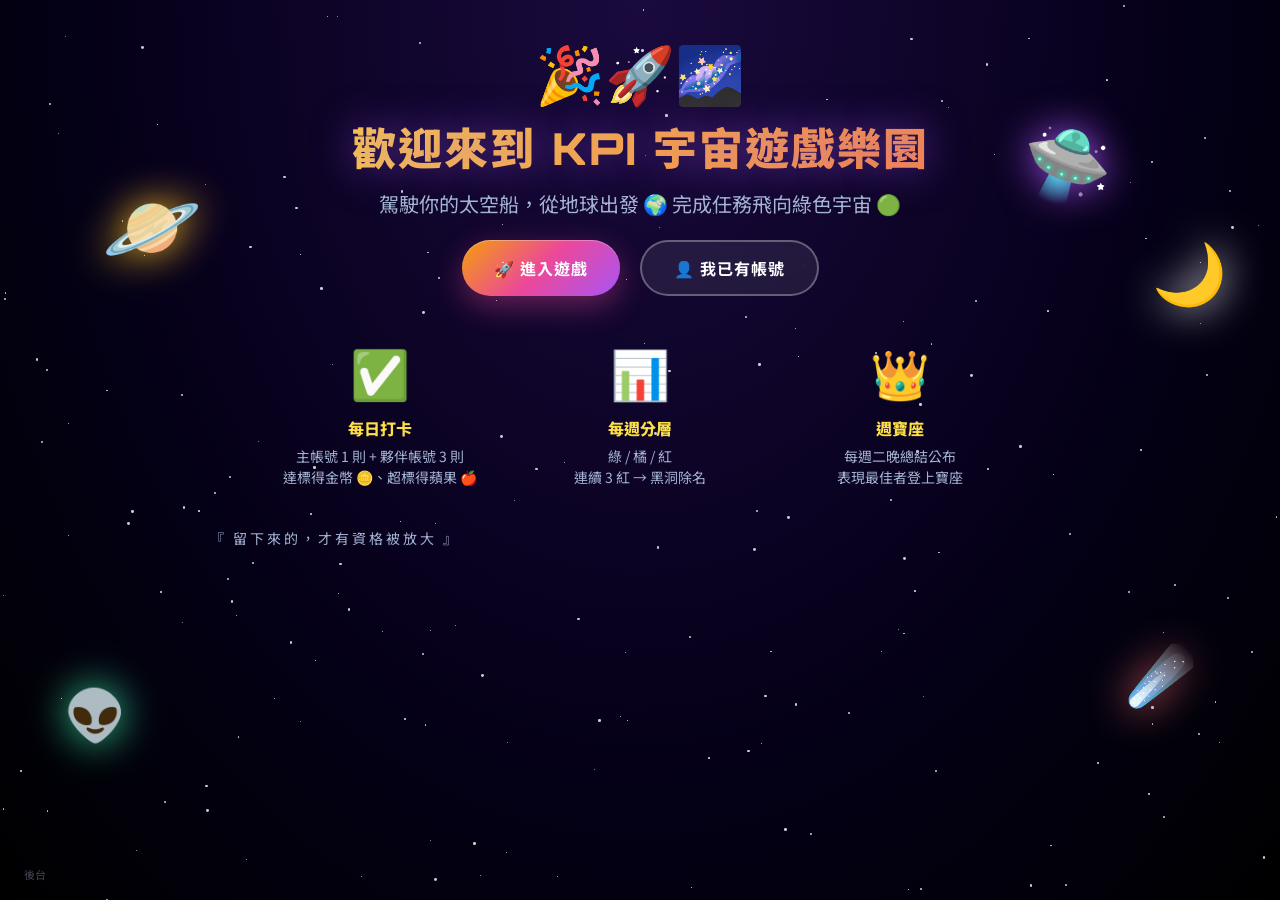
<file: index.html>
<!DOCTYPE html>
<html lang="zh-Hant">
<head>
<meta charset="UTF-8">
<meta name="viewport" content="width=device-width, initial-scale=1.0">
<title>KPI 宇宙遊戲樂園 🎉</title>
<link rel="stylesheet" href="assets/style.css">
<style>
  .landing-hero {
    position: relative;
    z-index: 2;
    display: flex;
    flex-direction: column;
    align-items: center;
    justify-content: center;
    text-align: center;
    padding: 30px 20px;
  }
  .welcome-emoji {
    font-size: 56px;
    animation: bounce 2.5s ease-in-out infinite;
  }
  @keyframes bounce {
    0%, 100% { transform: translateY(0); }
    50% { transform: translateY(-20px); }
  }
  .main-title {
    font-size: 44px;
    margin: 14px 0 10px;
    line-height: 1.2;
    max-width: 900px;
  }
  .subtitle {
    font-size: 20px;
    color: var(--text-dim);
    margin-bottom: 40px;
    max-width: 600px;
    line-height: 1.6;
  }
  .btn-row {
    display: flex;
    gap: 20px;
    flex-wrap: wrap;
    justify-content: center;
    margin-bottom: 60px;
  }
  .feature-row {
    display: flex;
    gap: 40px;
    flex-wrap: wrap;
    justify-content: center;
    max-width: 900px;
  }
  .feature {
    flex: 0 0 220px;
    text-align: center;
  }
  .feature-icon {
    font-size: 48px;
    margin-bottom: 10px;
    display: block;
  }
  .feature-title { font-weight: 800; font-size: 16px; margin-bottom: 6px; color: var(--gold); }
  .feature-desc { font-size: 14px; color: var(--text-dim); line-height: 1.5; }
  .tagline {
    margin-top: 50px;
    font-size: 14px;
    color: var(--text-dim);
    letter-spacing: 3px;
  }
  .preview-track {
    width: 80%;
    max-width: 720px;
    margin: 40px auto 0;
  }
  .live-section {
    width: 100%;
    max-width: 1100px;
    margin: 80px auto 0;
    padding: 0 10px;
  }
  .live-header {
    display: flex;
    align-items: center;
    justify-content: center;
    gap: 8px;
    margin-bottom: 14px;
  }
  .live-dot {
    width: 10px; height: 10px;
    background: var(--red);
    border-radius: 50%;
    box-shadow: 0 0 10px var(--red);
    animation: livePulse 1.5s ease-in-out infinite;
  }
  @keyframes livePulse { 0%,100%{opacity:1} 50%{opacity:0.3} }
  .live-title {
    font-family: 'Orbitron', sans-serif;
    font-weight: 800;
    font-size: 22px;
    color: var(--gold);
  }
  .stats-bar {
    display: flex;
    flex-wrap: wrap;
    justify-content: center;
    gap: 14px;
    margin: 20px 0;
  }
  .stat-pill {
    background: rgba(20, 10, 50, 0.7);
    border: 1px solid rgba(168,85,247,0.4);
    border-radius: 999px;
    padding: 8px 18px;
    font-weight: 700;
    backdrop-filter: blur(8px);
  }
  .stat-pill .num { font-size: 22px; margin-right: 6px; }
  .stat-pill.green { border-color: var(--green); }
  .stat-pill.orange { border-color: var(--orange); }
  .stat-pill.red { border-color: var(--red); }
  .top3 {
    display: flex;
    align-items: end;
    justify-content: center;
    gap: 16px;
    margin: 30px 0 10px;
  }
  .top3-card {
    text-align: center;
    width: 100px;
  }
  .top3-card .ship-img {
    width: 60px; height: 60px; border-radius: 50%;
    background-size: cover; background-position: center;
    margin: 0 auto 8px;
    border: 3px solid;
    box-shadow: 0 0 20px;
  }
  .top3-card .name { font-size: 13px; font-weight: 700; }
  .top3-card .score { font-size: 12px; color: var(--text-dim); margin-top: 2px; }
  .podium-bar {
    margin-top: 6px;
    border-radius: 8px 8px 0 0;
    color: black;
    font-weight: 900;
    font-size: 14px;
    padding: 6px 0;
  }
  .place-1 .podium-bar { height: 64px; background: linear-gradient(180deg, #fde047, #f59e0b); }
  .place-2 .podium-bar { height: 44px; background: linear-gradient(180deg, #e5e7eb, #9ca3af); }
  .place-3 .podium-bar { height: 30px; background: linear-gradient(180deg, #fbbf24, #b45309); }
  .place-1 .ship-img { border-color: #fde047; box-shadow: 0 0 30px #fde047; }
  .place-2 .ship-img { border-color: #e5e7eb; }
  .place-3 .ship-img { border-color: #fbbf24; }
  .empty-msg {
    text-align: center;
    color: var(--text-dim);
    padding: 30px;
    font-size: 14px;
  }
  @media (max-width: 768px) {
    .main-title { font-size: 36px; }
    .subtitle { font-size: 16px; }
    .welcome-emoji { font-size: 60px; }
    .live-title { font-size: 18px; }
  }
</style>
</head>
<body>
<div class="starfield"></div>

<!-- ============== 1. TOP 5 賽車領獎台（最上面、最大）============== -->
<section id="podiumSection" style="position: relative; z-index: 2; padding: 40px 20px 30px; max-width: 1200px; margin: 0 auto; border-bottom: 2px solid rgba(168,85,247,0.3); display: none;">
  <div style="display:flex; align-items:center; justify-content:center; gap:10px; margin-bottom: 14px;">
    <span style="width:14px; height:14px; background:var(--red); border-radius:50%; box-shadow:0 0 14px var(--red); animation:livePulse 1.5s ease-in-out infinite;"></span>
    <span id="podiumTitle" style="font-family:'Orbitron',sans-serif; font-weight:900; font-size:30px; color:var(--gold); text-shadow: 0 0 20px rgba(253,224,71,0.5);">🔒 本週排行榜尚未公布</span>
  </div>
  <div id="podiumSub" style="text-align:center; font-size:14px; color:var(--text-dim); margin-bottom: 14px;">Susan 將於每週二晚 19:00 結算 + 公布 ⏰</div>
  <div class="race-podium" id="homePodium" style="min-height: 240px;"></div>
</section>

<!-- ============== 2. 歡迎詞（變小、變短）============== -->
<section style="position: relative; z-index: 2; text-align: center; padding: 30px 20px 10px;">
  <div class="welcome-emoji">🎉🚀🌌</div>
  <h1 class="main-title title-glow" style="margin: 12px auto;">歡迎來到 KPI 宇宙遊戲樂園</h1>
  <p class="subtitle" style="margin: 8px auto 20px;">
    駕駛你的太空船，從地球出發 🌍 完成任務飛向綠色宇宙 🟢
  </p>
  <div class="btn-row" style="margin-bottom: 0;">
    <a href="#" data-gate="register.html" class="btn btn-primary">🚀 進入遊戲</a>
    <a href="#" data-gate="login.html" class="btn btn-secondary">👤 我已有帳號</a>
  </div>
</section>

<!-- ============== 3. 即時全員進度（軌道）============== -->
<section id="liveSection" style="position: relative; z-index: 2; max-width: 1100px; margin: 0 auto; padding: 30px 20px; display: none;">
  <div class="live-header">
    <span class="live-dot"></span>
    <span class="live-title">🛸 即時全員進度</span>
  </div>
  <div class="stats-bar" id="statsBar"></div>
  <div class="universe-track" id="liveTrack" style="height: 140px;">
    <div class="zone-marker marker-universe">🌌</div>
    <div class="zone-marker marker-earth">🌍</div>
    <div class="zone-marker marker-red">🚨</div>
    <div class="zone-marker marker-blackhole">🕳️</div>
    <span class="zone-label zone-green">🟢 宇宙</span>
    <span class="zone-label zone-earth">🟠 地球（起點）</span>
    <span class="zone-label zone-red">🔴 紅燈區</span>
    <span class="zone-label zone-blackhole">⚫ 黑洞</span>
  </div>
</section>

<!-- ============== 4. 玩法說明 ============== -->
<section style="position: relative; z-index: 2; max-width: 900px; margin: 0 auto; padding: 30px 20px;">
  <div class="feature-row">
    <div class="feature">
      <span class="feature-icon">✅</span>
      <div class="feature-title">每日打卡</div>
      <div class="feature-desc">主帳號 1 則 + 夥伴帳號 3 則<br>達標得金幣 🪙、超標得蘋果 🍎</div>
    </div>
    <div class="feature">
      <span class="feature-icon">📊</span>
      <div class="feature-title">每週分層</div>
      <div class="feature-desc">綠 / 橘 / 紅<br>連續 3 紅 → 黑洞除名</div>
    </div>
    <div class="feature">
      <span class="feature-icon">👑</span>
      <div class="feature-title">週寶座</div>
      <div class="feature-desc">每週二晚總結公布<br>表現最佳者登上寶座</div>
    </div>
  </div>
  <div class="tagline" style="margin-top: 40px;">『 留下來的，才有資格被放大 』</div>
</section>

<!-- 🔐 後台入口（左下角小字）-->
<a href="#" id="adminEntry" style="position:fixed; left:14px; bottom:12px; z-index:100; color:rgba(160,170,200,0.4); font-size:11px; text-decoration:none; padding:6px 10px; border-radius:6px; transition:all 0.2s;" onmouseover="this.style.color='var(--gold)'" onmouseout="this.style.color='rgba(160,170,200,0.4)'">後台</a>

<!-- 🔐 後台登入彈窗 -->
<div id="adminModal" style="display:none; position:fixed; inset:0; background:rgba(0,0,0,0.85); z-index:9999; align-items:center; justify-content:center; backdrop-filter:blur(10px);">
  <div class="card" style="width:90%; max-width:420px; padding:32px;">
    <div style="text-align:center; margin-bottom:6px; font-size:48px;">🔧</div>
    <div style="text-align:center; font-family:'Orbitron',sans-serif; font-weight:800; font-size:22px; color:var(--gold); margin-bottom:6px;">Susan 後台登入</div>
    <div style="text-align:center; color:var(--text-dim); font-size:13px; margin-bottom:18px;">僅限管理者使用</div>
    <div class="field">
      <label>Email</label>
      <input type="email" id="adminEmail" placeholder="email@example.com" autocomplete="off">
    </div>
    <div class="field">
      <label>密碼</label>
      <input type="password" id="adminPwd" placeholder="密碼" autocomplete="off">
    </div>
    <div id="adminErr" style="color:#fca5a5; font-size:13px; margin-bottom:10px; display:none;">Email 或密碼錯誤</div>
    <div style="display:flex; gap:10px; margin-top:8px;">
      <button class="btn btn-secondary" id="adminCancel" style="flex:0 0 auto; padding:10px 18px;">取消</button>
      <button class="btn btn-primary" id="adminSubmit" style="flex:1;">登入 →</button>
    </div>
  </div>
</div>

<!-- 🔐 團隊密碼彈窗 -->
<div id="gateModal" style="display:none; position:fixed; inset:0; background:rgba(0,0,0,0.85); z-index:9999; align-items:center; justify-content:center; backdrop-filter:blur(10px);">
  <div class="card" style="width:90%; max-width:420px; padding:32px;">
    <div style="text-align:center; margin-bottom:6px; font-size:48px;">🔐</div>
    <div style="text-align:center; font-family:'Orbitron',sans-serif; font-weight:800; font-size:22px; color:var(--gold); margin-bottom:6px;">團隊密碼</div>
    <div style="text-align:center; color:var(--text-dim); font-size:13px; margin-bottom:18px;">請輸入 Susan 在 LINE 群組公告的團隊密碼</div>
    <input type="password" id="gatePass" placeholder="團隊密碼" autocomplete="off">
    <div id="gateErr" style="color:#fca5a5; font-size:13px; margin-top:8px; display:none;">密碼錯誤，請向 Susan 確認</div>
    <div style="display:flex; gap:10px; margin-top:16px;">
      <button class="btn btn-secondary" id="gateCancel" style="flex:0 0 auto; padding:10px 18px;">取消</button>
      <button class="btn btn-primary" id="gateSubmit" style="flex:1;">確認進入 →</button>
    </div>
  </div>
</div>

<script src="assets/data.js"></script>
<script src="assets/stars.js"></script>
<script>
(async () => {
  // 從雲端載入資料
  try { await KPI.init(); } catch (e) { console.error('載入失敗', e); }

  // ===== 登入狀態：沒登入則隱藏 Top 5 與全員進度 =====
  const isLoggedIn = !!KPI.currentUser();
  document.getElementById('podiumSection').style.display = isLoggedIn ? 'block' : 'none';
  document.getElementById('liveSection').style.display = isLoggedIn ? 'block' : 'none';

  // ===== 團隊密碼門檻：「進入遊戲」/「我已有帳號」 都要先驗證 =====
  const gateModal = document.getElementById('gateModal');
  const gatePass = document.getElementById('gatePass');
  const gateErr = document.getElementById('gateErr');
  let gateTarget = '';

  function openGate(target) {
    gateTarget = target;
    gatePass.value = '';
    gateErr.style.display = 'none';
    gateModal.style.display = 'flex';
    setTimeout(() => gatePass.focus(), 100);
  }
  function closeGate() {
    gateModal.style.display = 'none';
  }
  function submitGate() {
    const expected = KPI.getSettings().teamPassword;
    if (gatePass.value === expected) {
      sessionStorage.setItem('kpi.gate', '1');
      window.location.href = gateTarget;
    } else {
      gateErr.style.display = 'block';
      gatePass.select();
    }
  }
  document.querySelectorAll('a[data-gate]').forEach(a => {
    a.onclick = (e) => { e.preventDefault(); openGate(a.dataset.gate); };
  });
  document.getElementById('gateCancel').onclick = closeGate;
  document.getElementById('gateSubmit').onclick = submitGate;
  gatePass.addEventListener('keypress', e => { if (e.key === 'Enter') submitGate(); });
  gateModal.addEventListener('click', e => { if (e.target === gateModal) closeGate(); });

  // ===== Susan 後台登入 =====
  const adminModal = document.getElementById('adminModal');
  const adminEmailEl = document.getElementById('adminEmail');
  const adminPwdEl = document.getElementById('adminPwd');
  const adminErr = document.getElementById('adminErr');
  document.getElementById('adminEntry').onclick = (e) => {
    e.preventDefault();
    adminEmailEl.value = '';
    adminPwdEl.value = '';
    adminErr.style.display = 'none';
    adminModal.style.display = 'flex';
    setTimeout(() => adminEmailEl.focus(), 100);
  };
  document.getElementById('adminCancel').onclick = () => { adminModal.style.display = 'none'; };
  adminModal.addEventListener('click', e => { if (e.target === adminModal) adminModal.style.display = 'none'; });
  function submitAdmin() {
    const s = KPI.getSettings();
    const email = adminEmailEl.value.trim().toLowerCase();
    const pwd = adminPwdEl.value;
    if (email === s.adminEmail.toLowerCase() && pwd === s.adminPassword) {
      sessionStorage.setItem('kpi.admin', '1');
      window.location.href = 'admin.html';
    } else {
      adminErr.style.display = 'block';
    }
  }
  document.getElementById('adminSubmit').onclick = submitAdmin;
  adminPwdEl.addEventListener('keypress', e => { if (e.key === 'Enter') submitAdmin(); });
  adminEmailEl.addEventListener('keypress', e => { if (e.key === 'Enter') adminPwdEl.focus(); });

  // ===== 渲染即時統計 =====
  function renderStats() {
    const users = KPI.listUsers().filter(u => !u.eliminated && !u.banned);
    let a = 0, b = 0, c = 0;
    users.forEach(u => {
      const t = KPI.tierOf(u.id);
      if (t === 'A') a++;
      else if (t === 'B') b++;
      else if (t === 'C') c++;
    });
    const eliminated = KPI.listUsers().filter(u => u.eliminated).length;
    document.getElementById('statsBar').innerHTML = `
      <div class="stat-pill"><span class="num">${users.length}</span>戰隊成員</div>
      <div class="stat-pill green"><span class="num" style="color:var(--green);">${a}</span>🟢 綠燈</div>
      <div class="stat-pill orange"><span class="num" style="color:var(--orange);">${b}</span>🟠 橘燈</div>
      <div class="stat-pill red"><span class="num" style="color:var(--red);">${c}</span>🔴 紅燈</div>
      ${eliminated > 0 ? `<div class="stat-pill" style="border-color:#666;"><span class="num" style="color:#888;">${eliminated}</span>🕳️ 黑洞</div>` : ''}
    `;
  }

  // ===== 渲染即時宇宙軌道 =====
  function renderTrack() {
    const track = document.getElementById('liveTrack');
    track.querySelectorAll('.ship').forEach(s => s.remove());
    const users = KPI.listUsers().filter(u => !u.eliminated);
    if (!users.length) {
      track.insertAdjacentHTML('beforeend', '<div style="position:absolute;top:50%;left:50%;transform:translate(-50%,-50%);color:var(--text-dim);">尚無成員 · 等你來開航 🚀</div>');
      return;
    }
    users.forEach(u => {
      const tier = KPI.tierOf(u.id);
      const ship = document.createElement('div');
      ship.className = 'ship ship-tier-' + tier.toLowerCase();
      ship.style.backgroundImage = `url(${u.shipImage})`;
      ship.style.left = (KPI.shipPosition(u.id) * 100) + '%';
      ship.title = u.name;
      const lab = document.createElement('div');
      lab.className = 'ship-label';
      lab.textContent = u.name;
      ship.appendChild(lab);
      track.appendChild(ship);
    });
  }

  // ===== 渲染 Top 5 賽車領獎台 =====
  function renderTop5() {
    const announced = KPI.getSettings().lastAnnouncement;
    // 只有「本週」公告才算（新週開始自動清空）
    const announcedThisWeek = announced && KPI.weekId(new Date(announced)) === KPI.weekId();
    const titleEl = document.getElementById('podiumTitle');
    const subEl = document.getElementById('podiumSub');
    const box = document.getElementById('homePodium');

    // 本週還沒公布 → 隱藏排行榜，顯示等候提示
    if (!announcedThisWeek) {
      if (titleEl) titleEl.textContent = '🔒 本週排行榜尚未公布';
      if (subEl) subEl.textContent = 'Susan 將於每週二晚 19:00 結算 + 公布 ⏰';
      box.innerHTML = `<div style="text-align:center; color:var(--text-dim); padding:50px 20px; width:100%; line-height:1.8;">
        <div style="font-size:48px; margin-bottom:10px;">⏰</div>
        <div style="font-size:18px; font-weight:700; color:var(--gold);">等待本週公布</div>
        <div style="font-size:14px; margin-top:8px;">大家在背後努力打卡中 🚀<br>每週二晚 Susan 結算後，前 5 名會在這裡登台 🏆</div>
      </div>`;
      return;
    }

    // 已公布 → 顯示正常排行榜
    if (titleEl) titleEl.textContent = '🏆 本週 Top 5 領獎台';
    if (subEl) subEl.textContent = '本週前五名 · 第一名在中間 👑';

    const list = KPI.ranking().slice(0, 5);
    if (!list.length) {
      box.innerHTML = '<div style="text-align:center; color:var(--text-dim); padding:30px; width:100%;">本週還沒有人開始衝刺 ✨ 你會是第一名嗎？</div>';
      return;
    }
    // 賽車排版：左→右 = 第 4、2、1、3、5 名（1 在中間）
    const order = [3, 1, 0, 2, 4];
    box.innerHTML = '';
    order.forEach(idx => {
      if (!list[idx]) return;
      const u = list[idx];
      const place = idx + 1;
      const likeCount = KPI.listLikes(u.id).length;
      const cmtCount = KPI.listComments(u.id).length;
      const crown = place === 1 ? '👑' : place === 2 ? '🥈' : place === 3 ? '🥉' : '';
      const card = document.createElement('div');
      card.className = `race-card race-p${place}`;
      card.innerHTML = `
        <div class="crown">${crown}</div>
        <div class="race-ship" style="background-image:url(${u.shipImage});"></div>
        <div class="race-name">${u.name}</div>
        <div class="race-score">🪙 ${u.coins||0} · 🍎 ${u.apples||0}</div>
        <span class="race-likes">❤️ ${likeCount}</span>
        <span class="race-cmt">💬 ${cmtCount}</span>
        <div class="place-bar">${place}</div>`;
      // 點卡片 → 引導去登入 / 進入遊戲
      card.onclick = () => {
        const me = KPI.currentUser();
        window.location.href = me ? 'game.html' : 'login.html';
      };
      box.appendChild(card);
    });
  }

  renderStats();
  renderTrack();
  renderTop5();

  // 不自動輪詢（為了省 Supabase 流量）
  // 想看最新資料 → 重新整理頁面
})();
</script>
</body>
</html>
</file>
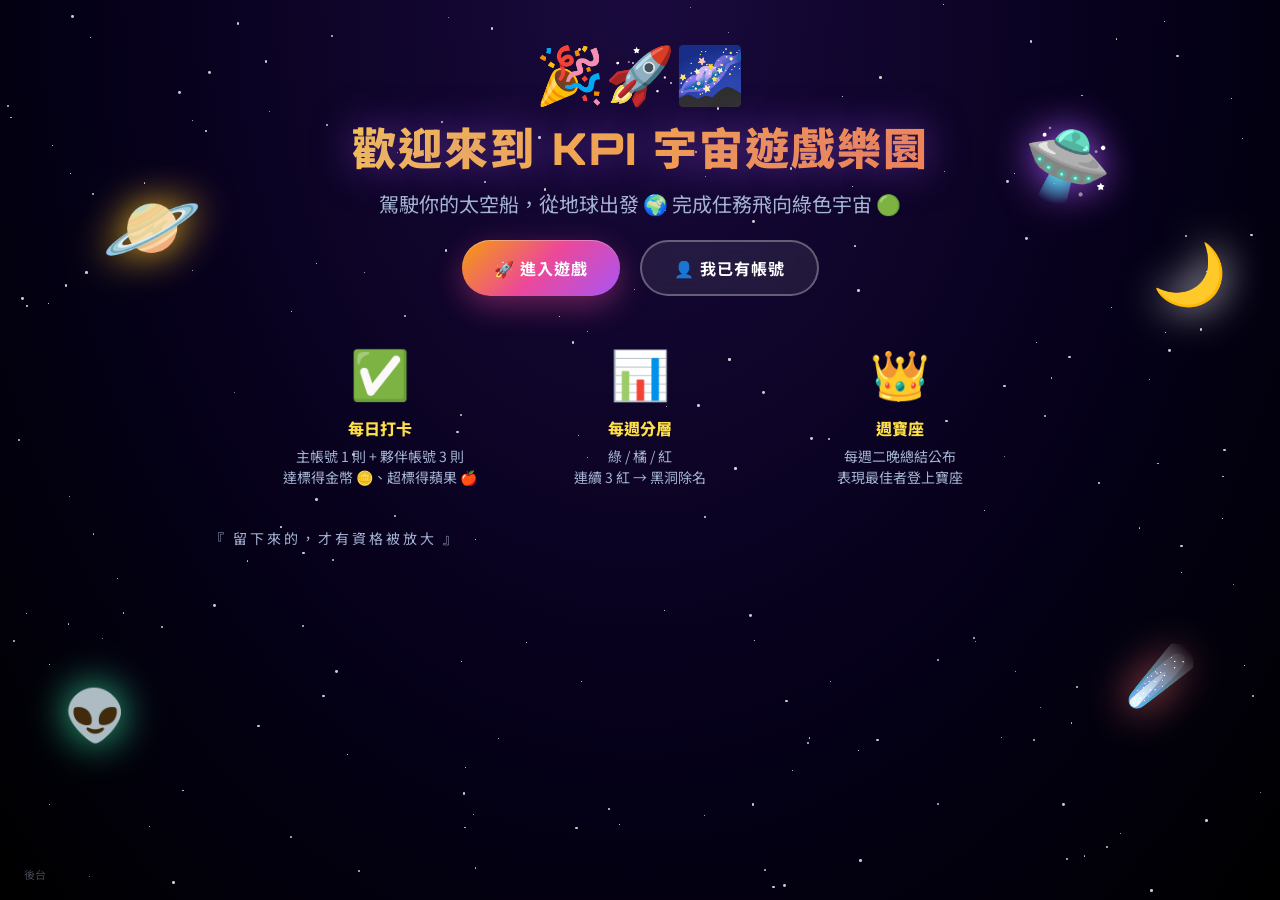
<file: admin.html>
<!DOCTYPE html>
<html lang="zh-Hant">
<head>
<meta charset="UTF-8">
<meta name="viewport" content="width=device-width, initial-scale=1.0">
<title>Susan 後台 · KPI 宇宙</title>
<link rel="stylesheet" href="assets/style.css">
<style>
  .admin-grid {
    display: grid;
    grid-template-columns: 1fr 1fr;
    gap: 20px;
    margin-top: 20px;
  }
  @media (max-width: 900px){ .admin-grid{ grid-template-columns: 1fr; } }
  .panel { padding: 20px; }
  .panel h2 {
    font-family: 'Orbitron', sans-serif;
    font-size: 18px;
    color: var(--gold);
    margin: 0 0 14px;
  }
  table { width: 100%; border-collapse: collapse; font-size: 13px; }
  th, td { padding: 8px; text-align: left; border-bottom: 1px solid rgba(168,85,247,0.2); }
  th { color: var(--gold); font-weight: 700; font-size: 12px; text-transform: uppercase; }
  .mini-ship { width: 32px; height: 32px; border-radius: 50%; background-size: cover; display: inline-block; vertical-align: middle; border: 2px solid rgba(168,85,247,0.5); }
  .row-actions { display: flex; gap: 6px; }
  .btn-mini { padding: 4px 10px; font-size: 12px; border-radius: 999px; border: none; cursor: pointer; font-weight: 700; color: white; }
  .btn-mini.warn { background: rgba(239,68,68,0.7); }
  .btn-mini.ok { background: rgba(52,211,153,0.7); }
  .btn-mini.info { background: rgba(168,85,247,0.7); }
  .stats-grid { display: grid; grid-template-columns: repeat(4, 1fr); gap: 10px; margin-bottom: 16px; }
  @media (max-width: 600px){ .stats-grid{ grid-template-columns: repeat(2,1fr); } }
  .stat-card {
    background: rgba(0,0,0,0.4);
    border: 1px solid rgba(168,85,247,0.3);
    border-radius: 12px;
    padding: 14px;
    text-align: center;
  }
  .stat-card .num { font-size: 28px; font-weight: 800; color: var(--gold); }
  .stat-card .lab { font-size: 12px; color: var(--text-dim); margin-top: 4px; }
  .throne-pick {
    display: flex; gap: 8px; flex-wrap: wrap; max-height: 200px; overflow-y: auto;
    padding: 4px;
  }
  .throne-pick > div {
    padding: 6px 12px;
    background: rgba(0,0,0,0.3);
    border: 1px solid rgba(168,85,247,0.3);
    border-radius: 999px;
    cursor: pointer;
    font-size: 13px;
    transition: all 0.2s;
  }
  .throne-pick > div:hover { background: rgba(253,224,71,0.2); border-color: var(--gold); }
  .throne-pick > div.picked { background: rgba(253,224,71,0.3); border-color: var(--gold); color: var(--gold); font-weight: 700; }

  /* 寶座公布動畫 */
  .announce-overlay {
    position: fixed;
    inset: 0;
    background: rgba(0,0,0,0.95);
    z-index: 9999;
    display: none;
    flex-direction: column;
    align-items: center;
    justify-content: center;
    backdrop-filter: blur(20px);
  }
  .announce-overlay.show { display: flex; }
  .announce-title {
    font-family: 'Orbitron', sans-serif;
    font-size: 48px;
    margin-bottom: 30px;
    text-align: center;
  }
  .announce-throne {
    position: relative;
    text-align: center;
    margin-bottom: 30px;
  }
  .throne-emoji { font-size: 140px; filter: drop-shadow(0 0 40px var(--gold)); animation: throneFloat 3s ease-in-out infinite; }
  .winner-ship {
    width: 100px; height: 100px; border-radius: 50%;
    background-size: cover; background-position: center;
    margin: -50px auto 10px;
    border: 4px solid var(--gold);
    box-shadow: 0 0 60px var(--gold);
    position: relative;
    z-index: 2;
  }
  .winner-name {
    font-size: 28px;
    font-weight: 800;
    color: var(--gold);
    text-shadow: 0 0 20px var(--gold);
    margin-top: 10px;
  }
  .top5-stage {
    display: flex;
    align-items: end;
    justify-content: center;
    gap: 18px;
    margin: 30px 0;
  }
  .podium {
    text-align: center;
    width: 90px;
  }
  .podium .ship-img {
    width: 60px; height: 60px; border-radius: 50%;
    background-size: cover; background-position: center;
    margin: 0 auto 8px;
    border: 3px solid;
  }
  .podium-bar {
    background: linear-gradient(180deg, rgba(168,85,247,0.5), rgba(168,85,247,0.1));
    border-radius: 8px 8px 0 0;
    border: 1px solid rgba(168,85,247,0.5);
    color: var(--gold);
    font-weight: 800;
    padding: 8px 0;
  }
  .place-1 .podium-bar { height: 110px; background: linear-gradient(180deg, #fde047, #f59e0b); color: black; }
  .place-2 .podium-bar { height: 80px; background: linear-gradient(180deg, #e5e7eb, #9ca3af); color: black; }
  .place-3 .podium-bar { height: 60px; background: linear-gradient(180deg, #fbbf24, #b45309); color: black; }

  .firework {
    position: fixed;
    width: 8px; height: 8px;
    border-radius: 50%;
    pointer-events: none;
    animation: firework 1.2s ease-out forwards;
  }
  @keyframes firework {
    0% { transform: scale(0); opacity: 1; }
    100% { transform: scale(40); opacity: 0; }
  }
</style>
</head>
<body>
<div class="starfield"></div>

<nav class="topbar">
  <a class="logo" href="index.html">🌌 KPI 宇宙 · 後台</a>
  <div style="display:flex;gap:8px;">
    <button id="adminRefreshBtn" title="抓最新資料" style="background:rgba(52,211,153,0.2); border:1px solid rgba(52,211,153,0.5); color:white; padding:8px 14px; border-radius:999px; cursor:pointer; font-size:13px;">🔄 重新整理</button>
    <a class="btn btn-secondary" href="game.html" style="padding:8px 16px;font-size:13px;">🛸 回駕駛艙</a>
  </div>
</nav>

<div class="container">

  <!-- 統計總覽 -->
  <div class="stats-grid">
    <div class="stat-card"><div class="num" id="totalUsers">0</div><div class="lab">總成員</div></div>
    <div class="stat-card"><div class="num" id="tierACount" style="color:var(--green);">0</div><div class="lab">🟢 A 層</div></div>
    <div class="stat-card"><div class="num" id="tierBCount" style="color:var(--orange);">0</div><div class="lab">🟠 B 層</div></div>
    <div class="stat-card"><div class="num" id="tierCCount" style="color:var(--red);">0</div><div class="lab">🔴 C 層</div></div>
  </div>

  <div class="admin-grid">

    <!-- 寶座 + 公告 -->
    <div class="card panel">
      <h2>👑 本週寶座 + 公告</h2>
      <p style="color: var(--text-dim); font-size: 13px;">每週二 19:00 由你按下「📢 公告」→ 動畫公布 + 排行榜在首頁出現。下週三開始會自動清空，等你下次公告。</p>

      <!-- 公告狀態指示 -->
      <div id="announceStatus" style="margin: 12px 0; padding: 10px 14px; border-radius: 10px; font-size: 14px; text-align:center;"></div>

      <div style="font-size:13px; color:var(--text-dim); margin-bottom:6px;">挑本週寶座（從下方點一位）：</div>
      <div class="throne-pick" id="thronePick" style="margin: 6px 0;"></div>
      <div id="thronePicked" style="margin: 10px 0; font-size: 14px;"></div>

      <button class="btn btn-primary" id="announceBtn" style="width:100%; margin-bottom: 8px;">📢 公告本週排行榜（觸發動畫）</button>
      <button class="btn btn-secondary" id="unannounceBtn" style="width:100%; padding:8px; font-size:13px;">🔒 取消公告（隱藏排行榜）</button>
    </div>

    <!-- 團隊密碼 -->
    <div class="card panel">
      <h2>🔐 團隊密碼</h2>
      <p style="color: var(--text-dim); font-size: 13px;">改密碼後，新成員必須用新的才能註冊。已註冊的人不受影響。</p>
      <div style="display:flex; gap:8px; margin-top:12px;">
        <input type="text" id="teamPass" placeholder="新密碼" style="flex:1;">
        <button class="btn btn-success" id="savePass">儲存</button>
      </div>
      <div style="margin-top:8px; font-size:13px;">目前密碼：<code id="currentPass" style="color:var(--gold);"></code></div>
    </div>

    <!-- 週結算 -->
    <div class="card panel">
      <h2>⏱ 週結算</h2>
      <p style="color: var(--text-dim); font-size: 13px;">每週二 19:00 系統會自動跑。也可以手動觸發，把本週所有人的紅燈次數和淘汰判定一次寫入。</p>
      <button class="btn btn-danger" id="settleBtn" style="margin-top:10px;">⚙️ 立即執行本週結算</button>
      <div id="settleResult" style="margin-top:12px; font-size:13px;"></div>
    </div>

    <!-- Susan 後台帳密 -->
    <div class="card panel">
      <h2>🔐 後台登入帳密</h2>
      <p style="color: var(--text-dim); font-size: 13px;">只有你能用這組 email + 密碼進後台。記得改成只有你自己知道的。</p>
      <div class="field" style="margin-top:10px;">
        <label>Email</label>
        <input type="email" id="adminEmailNew" placeholder="email@example.com">
      </div>
      <div class="field">
        <label>密碼（建議 8 位以上）</label>
        <input type="password" id="adminPwdNew" placeholder="留空 = 不改密碼">
      </div>
      <button class="btn btn-success" id="saveAdminCred" style="width:100%;">💾 儲存後台帳密</button>
      <div style="margin-top:8px; font-size:12px; color:var(--text-dim);">目前 Email：<code id="currentAdminEmail" style="color:var(--gold);"></code></div>
      <button class="btn btn-secondary" id="adminLogoutBtn" style="margin-top:10px; width:100%; padding:8px;">🚪 登出後台</button>
    </div>

    <!-- 危險操作 -->
    <div class="card panel">
      <h2>🧪 開發測試</h2>
      <p style="color: var(--text-dim); font-size: 13px;">demo 階段用，正式上線會移除。</p>
      <div style="display:flex; gap:8px; flex-wrap:wrap; margin-top:10px;">
        <button class="btn-mini info" id="seedBtn">+ 補入 Demo 帳號</button>
        <button class="btn-mini warn" id="resetBtn">⚠️ 清空所有資料</button>
      </div>
    </div>
  </div>

  <!-- 全成員清單 -->
  <div class="card panel" style="margin-top: 20px;">
    <h2>👥 全成員清單</h2>
    <div style="overflow-x:auto;">
    <table id="userTable">
      <thead>
        <tr>
          <th>太空船</th><th>名字</th><th>組別</th><th>Email</th>
          <th>🪙</th><th>🍎</th><th>本週狀態</th><th>🟢連續</th><th>🔴連續</th><th>帳號</th><th>操作</th>
        </tr>
      </thead>
      <tbody></tbody>
    </table>
    </div>
  </div>

  <!-- 週統計（網頁版）-->
  <div class="card panel" style="margin-top: 20px;">
    <h2>📅 本週統計（網頁版）</h2>
    <p style="color: var(--text-dim); font-size: 13px;">每週二 19:00 自動產生。也可在這裡即時看本週進度。</p>
    <div id="weekTable" style="overflow-x:auto;"></div>
  </div>
</div>

<!-- 公布動畫 overlay -->
<div class="announce-overlay" id="announceOverlay">
  <div class="announce-title title-glow">🎉 本週 KPI 揭曉 🎉</div>
  <div class="announce-throne">
    <div class="crown-ray"></div>
    <div class="throne-emoji">👑</div>
    <div class="winner-ship" id="winnerShip"></div>
    <div class="winner-name" id="winnerName">—</div>
    <div style="color: var(--text-dim); margin-top: 6px;">本週寶座</div>
  </div>
  <div class="top5-stage" id="top5Stage"></div>
  <button class="btn btn-primary" id="closeAnnounce" style="margin-top:30px;">✨ 關閉</button>
</div>

<script src="assets/data.js"></script>
<script src="assets/stars.js"></script>
<script>
(async () => {
  // 沒有 admin session → 跳回首頁
  if (sessionStorage.getItem('kpi.admin') !== '1') {
    alert('請先從首頁左下「後台」登入 🔐');
    window.location.href = 'index.html';
    return;
  }
  try { await KPI.init(); } catch (e) {
    document.body.innerHTML = '<div style="padding:40px;text-align:center;color:white;">⚠️ 連不到雲端資料庫，請重新整理或檢查網路</div>';
    return;
  }
  // 不自動 seed，由 admin 按鈕觸發

  function refreshStats() {
    const users = KPI.listUsers().filter(u => !u.eliminated);
    document.getElementById('totalUsers').textContent = KPI.listUsers().length;
    let a = 0, b = 0, c = 0;
    users.forEach(u => {
      const t = KPI.tierOf(u.id);
      if (t === 'A') a++; else if (t === 'B') b++; else if (t === 'C') c++;
    });
    document.getElementById('tierACount').textContent = a;
    document.getElementById('tierBCount').textContent = b;
    document.getElementById('tierCCount').textContent = c;
  }

  // 把 A/B/C 轉成「🟢 綠燈 / 🟠 橘燈 / 🔴 紅燈」彩色顯示
  function tierLabel(t) {
    if (t === 'A') return '<span class="tier-badge tier-A">🟢 綠燈</span>';
    if (t === 'B') return '<span class="tier-badge tier-B">🟠 橘燈</span>';
    if (t === 'C') return '<span class="tier-badge tier-C">🔴 紅燈</span>';
    if (t === 'OUT') return '<span class="tier-badge" style="background:#333;color:#888;border:1px solid #555;">不參與</span>';
    return '—';
  }

  function refreshUsers() {
    const tbody = document.querySelector('#userTable tbody');
    tbody.innerHTML = '';
    KPI.listUsers().forEach(u => {
      const tier = KPI.tierOf(u.id);
      const g = KPI.GROUPS.find(x => x.id === u.group);
      const tr = document.createElement('tr');
      tr.innerHTML = `
        <td><span class="mini-ship" style="background-image:url(${u.shipImage});"></span></td>
        <td><strong>${u.name}</strong></td>
        <td><span class="group-badge group-${g ? g.id : ''}">${g ? g.id : '?'}</span></td>
        <td style="color:var(--text-dim);font-size:12px;">${u.email || '-'}</td>
        <td>${u.coins||0}</td>
        <td>${u.apples||0}</td>
        <td>${tierLabel(tier)}</td>
        <td><span style="color:var(--green); font-weight:700;">${u.greenStreak||0}</span></td>
        <td><span style="color:var(--red); font-weight:700;">${u.redStreak||0}</span></td>
        <td>${u.eliminated?'<span style="color:#888;">🕳️除名</span>':u.banned?'<span style="color:var(--red);">停用</span>':'<span style="color:var(--green);">啟用</span>'}</td>
        <td>
          <div class="row-actions">
            <button class="btn-mini info" data-act="reset" data-id="${u.id}">重設密碼</button>
            ${u.banned ? `<button class="btn-mini ok" data-act="unban" data-id="${u.id}">啟用</button>` : `<button class="btn-mini warn" data-act="ban" data-id="${u.id}">停用</button>`}
            ${u.eliminated ? `<button class="btn-mini ok" data-act="revive" data-id="${u.id}">復活</button>` : ''}
            <button class="btn-mini warn" data-act="del" data-id="${u.id}">刪除</button>
          </div>
        </td>`;
      tbody.appendChild(tr);
    });
    tbody.onclick = async (e) => {
      const btn = e.target.closest('button[data-act]');
      if (!btn) return;
      const id = btn.dataset.id;
      const act = btn.dataset.act;
      const u = KPI.getUser(id);
      if (!u) return;
      try {
        if (act === 'reset') {
          const np = prompt(`重設 ${u.name} 的密碼：`);
          if (np) { await KPI.updateUser(id, { password: np }); alert('已重設 ✅'); }
        } else if (act === 'ban') {
          await KPI.updateUser(id, { banned: true });
        } else if (act === 'unban') {
          await KPI.updateUser(id, { banned: false });
        } else if (act === 'revive') {
          await KPI.updateUser(id, { eliminated: false, redStreak: 0 });
        } else if (act === 'del') {
          if (confirm(`確定刪除 ${u.name}？此操作不可恢復`)) await KPI.deleteUser(id);
        }
        refreshAll();
      } catch (err) { alert('操作失敗：' + err.message); }
    };
  }

  function refreshThronePick() {
    const pick = document.getElementById('thronePick');
    pick.innerHTML = '';
    const cur = KPI.getSettings().throneOfWeek;
    KPI.listUsers().filter(u => !u.eliminated && !u.banned).forEach(u => {
      const d = document.createElement('div');
      d.textContent = u.name;
      d.dataset.id = u.id;
      if (u.id === cur) d.classList.add('picked');
      d.onclick = async () => {
        try { await KPI.setSettings({ throneOfWeek: u.id }); refreshThronePick(); }
        catch (err) { alert('儲存失敗：' + err.message); }
      };
      pick.appendChild(d);
    });
    const picked = KPI.getUser(cur);
    document.getElementById('thronePicked').innerHTML = picked
      ? `本週寶座：<strong style="color:var(--gold);">👑 ${picked.name}</strong>`
      : '<span style="color:var(--text-dim);">尚未選擇</span>';
  }

  function refreshSettings() {
    const s = KPI.getSettings();
    document.getElementById('currentPass').textContent = s.teamPassword;
    const el = document.getElementById('currentAdminEmail');
    if (el) el.textContent = s.adminEmail;
    const emailField = document.getElementById('adminEmailNew');
    if (emailField && !emailField.value) emailField.value = s.adminEmail;
  }

  function refreshWeekTable() {
    const wk = KPI.weekId();
    const box = document.getElementById('weekTable');
    const users = KPI.listUsers();
    const wn = KPI.weekNumber();
    let html = `<div style="font-size:13px; color:var(--text-dim); margin-bottom:8px;">第 <code style="color:var(--gold);">${wn}</code> 週 · 起始：<code style="color:var(--gold);">${wk}</code>（6/11 為第一週第一天，每 7 天一週）</div>`;
    html += '<table><thead><tr><th>名字</th><th>組</th><th>本週狀態</th><th>本週金幣</th><th>本週蘋果</th><th>🟢連續</th><th>🔴連續</th></tr></thead><tbody>';
    users.filter(u => !u.eliminated).forEach(u => {
      const t = KPI.tierOf(u.id);
      const g = KPI.GROUPS.find(x => x.id === u.group);
      html += `<tr>
        <td><span class="mini-ship" style="background-image:url(${u.shipImage});width:24px;height:24px;"></span> ${u.name}</td>
        <td><span class="group-badge group-${g ? g.id : ''}">${g ? g.id : '?'}</span></td>
        <td>${tierLabel(t)}</td>
        <td>${u.coins||0}</td>
        <td>${u.apples||0}</td>
        <td style="color:var(--green); font-weight:700;">${u.greenStreak||0}</td>
        <td style="color:var(--red); font-weight:700;">${u.redStreak||0}</td>
      </tr>`;
    });
    html += '</tbody></table>';
    box.innerHTML = html;
  }

  function refreshAnnounceStatus() {
    const announced = KPI.getSettings().lastAnnouncement;
    const announcedThisWeek = announced && KPI.weekId(new Date(announced)) === KPI.weekId();
    const el = document.getElementById('announceStatus');
    if (!el) return;
    if (announcedThisWeek) {
      const d = new Date(announced);
      const m = String(d.getMonth()+1).padStart(2,'0');
      const day = String(d.getDate()).padStart(2,'0');
      const hh = String(d.getHours()).padStart(2,'0');
      const mm = String(d.getMinutes()).padStart(2,'0');
      el.style.background = 'rgba(52,211,153,0.15)';
      el.style.border = '1px solid var(--green)';
      el.style.color = 'var(--green)';
      el.innerHTML = `✅ <strong>本週已公告</strong>（${m}/${day} ${hh}:${mm}）`;
    } else {
      el.style.background = 'rgba(251,146,60,0.15)';
      el.style.border = '1px solid var(--orange)';
      el.style.color = 'var(--orange)';
      el.innerHTML = `🔒 <strong>本週尚未公告</strong> · 排行榜首頁是空的，等你按下方「📢 公告」`;
    }
  }

  function refreshAll() {
    refreshStats();
    refreshUsers();
    refreshThronePick();
    refreshSettings();
    refreshWeekTable();
    refreshAnnounceStatus();
  }
  refreshAll();

  // 取消公告
  document.getElementById('unannounceBtn').onclick = async () => {
    if (!confirm('確定取消公告？首頁排行榜會隱藏起來。')) return;
    try {
      await KPI.setSettings({ lastAnnouncement: null });
      refreshAll();
      alert('✅ 已取消公告，首頁排行榜隱藏');
    } catch (err) { alert('失敗：' + err.message); }
  };

  // 後台帳密
  document.getElementById('saveAdminCred').onclick = async () => {
    const email = document.getElementById('adminEmailNew').value.trim();
    const pwd = document.getElementById('adminPwdNew').value;
    if (!email || !/^\S+@\S+\.\S+$/.test(email)) return alert('Email 格式錯誤');
    try {
      const patch = { adminEmail: email };
      if (pwd) {
        if (pwd.length < 4) return alert('密碼至少 4 位（建議 8 位以上）');
        patch.adminPassword = pwd;
      }
      await KPI.setSettings(patch);
      document.getElementById('adminPwdNew').value = '';
      refreshSettings();
      alert('已更新 ✅' + (pwd ? '（密碼也已更新）' : ''));
    } catch (err) { alert('儲存失敗：' + err.message); }
  };

  // 登出後台
  document.getElementById('adminLogoutBtn').onclick = () => {
    sessionStorage.removeItem('kpi.admin');
    window.location.href = 'index.html';
  };

  // 團隊密碼
  document.getElementById('savePass').onclick = async () => {
    const v = document.getElementById('teamPass').value.trim();
    if (!v) return alert('密碼不可為空');
    try {
      await KPI.setSettings({ teamPassword: v });
      document.getElementById('teamPass').value = '';
      refreshSettings();
      alert('已更新 ✅');
    } catch (err) { alert('儲存失敗：' + err.message); }
  };

  // 結算
  document.getElementById('settleBtn').onclick = async () => {
    if (!confirm('確定執行本週結算？將更新所有人的紅燈次數，連續 3 紅者會被黑洞除名')) return;
    const btn = document.getElementById('settleBtn');
    btn.disabled = true; btn.textContent = '⏳ 結算中...';
    try {
      const r = await KPI.settleWeek();
      const stats = Object.values(r);
      document.getElementById('settleResult').innerHTML = `
        ✅ 已結算 ${stats.length} 人 ·
        <span style="color:var(--green);">🟢 ${stats.filter(s=>s.tier==='A').length}</span> ·
        <span style="color:var(--orange);">🟠 ${stats.filter(s=>s.tier==='B').length}</span> ·
        <span style="color:var(--red);">🔴 ${stats.filter(s=>s.tier==='C').length}</span> ·
        <span style="color:#888;">🕳️ 除名 ${stats.filter(s=>s.eliminated).length}</span>`;
      refreshAll();
    } catch (err) { alert('結算失敗：' + err.message); }
    btn.disabled = false; btn.textContent = '⚙️ 立即執行本週結算';
  };

  // 重置 / 補種
  document.getElementById('resetBtn').onclick = async () => {
    if (!confirm('⚠️ 將清空所有帳號、打卡、設定！確定？')) return;
    try { await KPI.resetAll(); location.reload(); }
    catch (err) { alert('重置失敗：' + err.message); }
  };
  document.getElementById('seedBtn').onclick = async () => {
    try { await KPI.seedDemoUsers(); refreshAll(); }
    catch (err) { alert('seed 失敗：' + err.message); }
  };

  // ===== 公布動畫 =====
  document.getElementById('announceBtn').onclick = async () => {
    const cur = KPI.getSettings().throneOfWeek;
    if (!cur) return alert('請先挑本週寶座 👑');
    const winner = KPI.getUser(cur);

    document.getElementById('winnerShip').style.backgroundImage = `url(${winner.shipImage})`;
    document.getElementById('winnerName').textContent = '👑 ' + winner.name;

    // Top 5
    const top5 = KPI.ranking().slice(0, 5);
    const stage = document.getElementById('top5Stage');
    stage.innerHTML = '';
    // 排版順序：4, 2, 1, 3, 5 (中間最高)
    const order = [3, 1, 0, 2, 4];
    order.forEach(idx => {
      if (!top5[idx]) return;
      const u = top5[idx];
      const place = idx + 1;
      const tier = KPI.tierOf(u.id);
      const borderColor = tier==='A'?'var(--green)':tier==='B'?'var(--orange)':'var(--red)';
      const wrap = document.createElement('div');
      wrap.className = `podium place-${place}`;
      wrap.innerHTML = `
        <div class="ship-img" style="background-image:url(${u.shipImage}); border-color:${borderColor};"></div>
        <div style="font-size:12px; font-weight:700; margin-bottom:4px;">${u.name}</div>
        <div class="podium-bar">${place}</div>`;
      stage.appendChild(wrap);
    });

    try { await KPI.setSettings({ lastAnnouncement: new Date().toISOString() }); } catch (e) {}
    document.getElementById('announceOverlay').classList.add('show');

    // 煙火
    for (let i = 0; i < 20; i++) {
      setTimeout(() => {
        const fw = document.createElement('div');
        fw.className = 'firework';
        const colors = ['#fde047', '#ec4899', '#a855f7', '#34d399', '#fb923c'];
        fw.style.background = colors[Math.floor(Math.random()*colors.length)];
        fw.style.left = Math.random() * 100 + 'vw';
        fw.style.top = Math.random() * 100 + 'vh';
        fw.style.boxShadow = `0 0 20px ${fw.style.background}`;
        document.body.appendChild(fw);
        setTimeout(() => fw.remove(), 1500);
      }, i * 120);
    }
  };
  document.getElementById('closeAnnounce').onclick = () => {
    document.getElementById('announceOverlay').classList.remove('show');
  };

  // 不自動輪詢（為了省 Supabase 流量）
  // 想看最新資料 → 點上方的「🔄 重新整理」按鈕
  document.getElementById('adminRefreshBtn').onclick = async (e) => {
    const btn = e.target;
    const orig = btn.textContent;
    btn.disabled = true; btn.textContent = '⏳ 載入中...';
    try { await KPI.refresh(); refreshAll(); }
    catch (err) { alert('更新失敗：' + err.message); }
    finally { btn.disabled = false; btn.textContent = orig; }
  };
})();
</script>
</body>
</html>
</file>
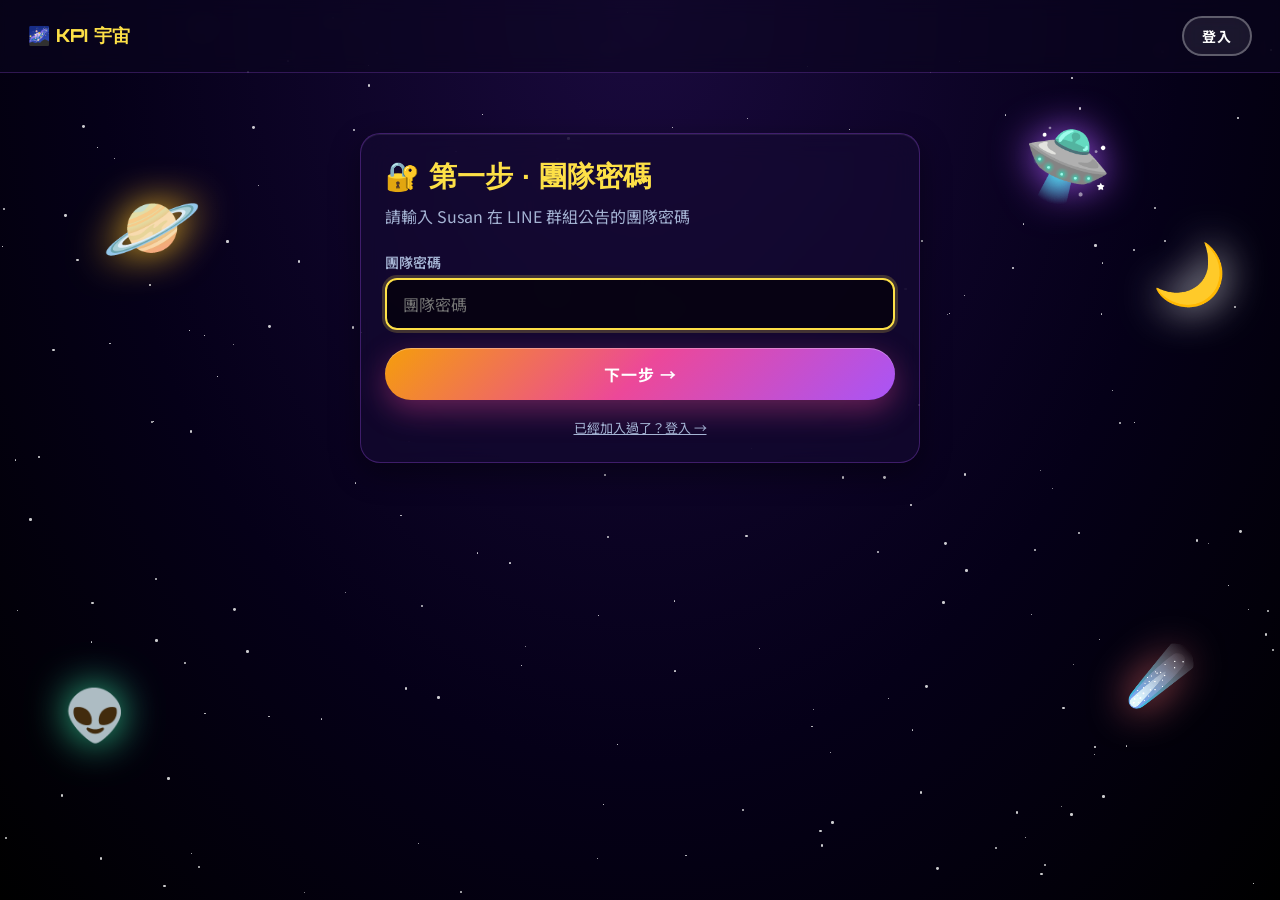
<file: register.html>
<!DOCTYPE html>
<html lang="zh-Hant">
<head>
<meta charset="UTF-8">
<meta name="viewport" content="width=device-width, initial-scale=1.0">
<title>加入 · KPI 宇宙遊戲樂園</title>
<link rel="stylesheet" href="assets/style.css">
<style>
  .reg-wrap {
    position: relative; z-index: 2;
    max-width: 600px; margin: 60px auto; padding: 0 20px;
  }
  .step-title {
    font-family: 'Orbitron', sans-serif;
    font-weight: 800;
    font-size: 28px;
    margin-bottom: 8px;
    color: var(--gold);
  }
  .step-sub { color: var(--text-dim); margin-bottom: 24px; }
  .group-grid {
    display: grid;
    grid-template-columns: 1fr 1fr;
    gap: 10px;
    margin-bottom: 18px;
  }
  @media (max-width:600px){ .group-grid{ grid-template-columns: 1fr; } }
  .group-card {
    background: rgba(0,0,0,0.3);
    border: 2px solid rgba(168,85,247,0.3);
    border-radius: 12px;
    padding: 12px;
    cursor: pointer;
    transition: all 0.2s;
  }
  .group-card:hover { border-color: var(--gold); background: rgba(168,85,247,0.15); }
  .group-card.selected { border-color: var(--green); background: rgba(52,211,153,0.15); box-shadow: 0 0 20px rgba(52,211,153,0.3); }
  .group-card .gname { font-weight: 800; margin-bottom: 4px; }
  .group-card .gdesc { font-size: 12px; color: var(--text-dim); }
  .ship-preview {
    width: 100px; height: 100px; border-radius: 50%;
    border: 3px solid var(--gold);
    background: rgba(0,0,0,0.4);
    margin: 0 auto 12px;
    display: flex; align-items: center; justify-content: center;
    background-size: cover; background-position: center;
    font-size: 50px;
    box-shadow: 0 0 30px rgba(253,224,71,0.4);
  }
  .ship-uploader {
    text-align: center;
    padding: 16px;
    background: rgba(0,0,0,0.3);
    border-radius: 12px;
    border: 2px dashed rgba(168,85,247,0.5);
    margin-bottom: 8px;
  }
  .field { margin-bottom: 18px; }
  .err-msg { color: #fca5a5; font-size: 13px; margin-top: 6px; }
  .step { display: none; }
  .step.active { display: block; }
</style>
</head>
<body>
<div class="starfield"></div>

<nav class="topbar">
  <a class="logo" href="index.html">🌌 KPI 宇宙</a>
  <a class="btn btn-secondary" href="login.html" style="padding:8px 18px;font-size:14px;">登入</a>
</nav>

<div class="reg-wrap">

  <!-- STEP 1: 團隊密碼 -->
  <div class="step active" id="step1">
    <div class="card">
      <div class="step-title">🔐 第一步 · 團隊密碼</div>
      <div class="step-sub">請輸入 Susan 在 LINE 群組公告的團隊密碼</div>
      <div class="field">
        <label>團隊密碼</label>
        <input type="password" id="teamPass" placeholder="團隊密碼" autofocus>
        <div class="err-msg" id="teamErr" style="display:none;">團隊密碼錯誤，請向 Susan 確認</div>
      </div>
      <button class="btn btn-primary" id="nextStep1" style="width:100%;">下一步 →</button>
      <div style="text-align:center; margin-top:14px;">
        <a href="login.html" style="color:var(--text-dim); font-size:13px;">已經加入過了？登入 →</a>
      </div>
    </div>
  </div>

  <!-- STEP 2: 註冊資料 -->
  <div class="step" id="step2">
    <div class="card">
      <div class="step-title">🚀 第二步 · 建立你的太空船</div>
      <div class="step-sub">設定一次，之後手機/瀏覽器會記得你</div>

      <!-- 太空船圖片 -->
      <div class="field">
        <label>太空船頭像（必填）</label>
        <div class="ship-uploader">
          <div class="ship-preview" id="shipPreview">🚀</div>
          <input type="file" id="shipFile" accept="image/*" style="display:none;">
          <button type="button" class="btn btn-secondary" id="pickShip" style="padding:8px 18px;font-size:14px;">📷 上傳圖片</button>
          <div style="font-size:12px;color:var(--text-dim);margin-top:8px;">建議方形圖片，會被裁成圓形</div>
        </div>
      </div>

      <div class="field">
        <label>顯示名稱（請寫 <strong style="color:var(--gold);">真實名 2 字 + 英文名</strong>）</label>
        <input type="text" id="name" placeholder="例：佩凌 Lynn、學謙 Eric、惠芸 Tina">
        <div style="font-size:12px; color:var(--text-dim); margin-top:4px;">中間用空格分開，方便大家在排行榜上認得你 ✨</div>
      </div>

      <div class="field">
        <label>選擇組別</label>
        <div class="group-grid" id="groupGrid"></div>
      </div>

      <div class="grid-2">
        <div class="field">
          <label>密碼（8 位以上）</label>
          <input type="password" id="pwd" placeholder="自己設一組好記的">
        </div>
        <div class="field">
          <label>確認密碼</label>
          <input type="password" id="pwd2" placeholder="再輸入一次">
        </div>
      </div>

      <div class="field">
        <label>Email（必填，落入橘/紅燈會收到警告信）</label>
        <input type="email" id="email" placeholder="your@email.com">
      </div>

      <div class="err-msg" id="formErr" style="display:none;"></div>

      <div style="display:flex; gap:10px; margin-top:18px;">
        <button class="btn btn-secondary" id="backStep2" style="flex:0 0 auto;">← 上一步</button>
        <button class="btn btn-primary" id="submitReg" style="flex:1;">🎉 加入遊戲</button>
      </div>
    </div>
  </div>

</div>

<script src="assets/data.js"></script>
<script src="assets/stars.js"></script>
<script>
(async () => {
  try { await KPI.init(); } catch (e) { console.error('載入失敗', e); }

  // 如果首頁已經驗證過團隊密碼，直接跳到 step 2
  if (sessionStorage.getItem('kpi.gate') === '1') {
    document.getElementById('step1').classList.remove('active');
    document.getElementById('step2').classList.add('active');
  }

  // 渲染組別清單
  const grid = document.getElementById('groupGrid');
  let selectedGroup = null;
  KPI.GROUPS.filter(g => g.id !== 'H').forEach(g => {  // 註冊不顯示 H 組
    const div = document.createElement('div');
    div.className = 'group-card gb-' + g.id;
    div.innerHTML = `<div class="gname gc-${g.id}">${g.name}</div><div class="gdesc">${g.desc}${g.note ? ' · ' + g.note : ''}</div>`;
    div.onclick = () => {
      document.querySelectorAll('.group-card').forEach(c => c.classList.remove('selected'));
      div.classList.add('selected');
      selectedGroup = g.id;
    };
    grid.appendChild(div);
  });

  // Step 1 → Step 2
  document.getElementById('nextStep1').onclick = () => {
    const pass = document.getElementById('teamPass').value.trim();
    const expected = KPI.getSettings().teamPassword;
    if (pass === expected) {
      document.getElementById('step1').classList.remove('active');
      document.getElementById('step2').classList.add('active');
    } else {
      document.getElementById('teamErr').style.display = 'block';
    }
  };
  document.getElementById('teamPass').addEventListener('keypress', e => {
    if (e.key === 'Enter') document.getElementById('nextStep1').click();
  });
  document.getElementById('backStep2').onclick = () => {
    document.getElementById('step2').classList.remove('active');
    document.getElementById('step1').classList.add('active');
  };

  // 太空船圖片上傳
  let shipImage = null;
  document.getElementById('pickShip').onclick = () => document.getElementById('shipFile').click();
  document.getElementById('shipFile').onchange = (e) => {
    const file = e.target.files[0];
    if (!file) return;
    const reader = new FileReader();
    reader.onload = (ev) => {
      shipImage = ev.target.result;
      const prev = document.getElementById('shipPreview');
      prev.textContent = '';
      prev.style.backgroundImage = `url(${shipImage})`;
    };
    reader.readAsDataURL(file);
  };

  // 註冊送出
  document.getElementById('submitReg').onclick = async () => {
    const err = document.getElementById('formErr');
    err.style.display = 'none';
    function showErr(m) { err.textContent = m; err.style.display = 'block'; }
    const name = document.getElementById('name').value.trim();
    const pwd = document.getElementById('pwd').value;
    const pwd2 = document.getElementById('pwd2').value;
    const email = document.getElementById('email').value.trim();

    if (!name) return showErr('請填寫顯示名稱');
    if (!selectedGroup) return showErr('請選擇組別');
    if (!shipImage) return showErr('請上傳太空船頭像');
    if (pwd.length < 8) return showErr('密碼至少 8 位');
    if (pwd !== pwd2) return showErr('兩次密碼不一致');
    if (!email || !/^\S+@\S+\.\S+$/.test(email)) return showErr('Email 格式錯誤');

    try {
      const btn = document.getElementById('submitReg');
      btn.disabled = true; btn.textContent = '⏳ 建立中...';
      const u = await KPI.addUser({ name, email, group: selectedGroup, password: pwd, shipImage });
      localStorage.setItem('kpi.session', JSON.stringify(u.id));
      window.location.href = 'game.html?welcome=1';
    } catch (e) {
      showErr(e.message);
      const btn = document.getElementById('submitReg');
      btn.disabled = false; btn.textContent = '🎉 加入遊戲';
    }
  };
})();
</script>
</body>
</html>
</file>
<file: assets/style.css>
/* ========= KPI 宇宙遊戲樂園 共用樣式 ========= */

@import url('https://fonts.googleapis.com/css2?family=Noto+Sans+TC:wght@400;600;800;900&family=Orbitron:wght@600;800;900&display=swap');

:root {
  --bg-deep: #050018;
  --bg-mid: #1a0a3e;
  --bg-soft: #2a1b5e;
  --green: #34d399;
  --green-glow: #6ee7b7;
  --orange: #fb923c;
  --orange-glow: #fdba74;
  --red: #ef4444;
  --red-glow: #f87171;
  --gold: #fde047;
  --pink: #ec4899;
  --purple: #a855f7;
  --text: #f0f4ff;
  --text-dim: #a5b4d4;
}

* { box-sizing: border-box; }
html, body {
  margin: 0;
  padding: 0;
  font-family: 'Noto Sans TC', 'Microsoft JhengHei', sans-serif;
  background: radial-gradient(ellipse at top, #1a0a3e 0%, #050018 60%, #000 100%);
  color: var(--text);
  min-height: 100vh;
  overflow-x: hidden;
}

/* ===== 星空背景 ===== */
.starfield {
  position: fixed;
  inset: 0;
  pointer-events: none;
  z-index: 0;
  overflow: hidden;
}
.star {
  position: absolute;
  background: white;
  border-radius: 50%;
  animation: twinkle var(--dur, 3s) ease-in-out infinite;
  opacity: 0.8;
}
@keyframes twinkle {
  0%, 100% { opacity: 0.2; transform: scale(0.8); }
  50% { opacity: 1; transform: scale(1.2); }
}

/* 流星 */
.shooting-star {
  position: absolute;
  width: 2px;
  height: 2px;
  background: white;
  border-radius: 50%;
  box-shadow: 0 0 6px #fff, 0 0 12px #fff;
  animation: shoot 8s linear infinite;
  opacity: 0;
}
.shooting-star::after {
  content: '';
  position: absolute;
  top: 0;
  left: 0;
  width: 120px;
  height: 1px;
  background: linear-gradient(90deg, white, transparent);
  transform: translateX(-120px);
}
@keyframes shoot {
  0% { transform: translate(0, 0); opacity: 0; }
  5% { opacity: 1; }
  90% { opacity: 1; }
  100% { transform: translate(-500px, 500px); opacity: 0; }
}

/* 漂浮星球 */
.planet {
  position: absolute;
  border-radius: 50%;
  filter: drop-shadow(0 0 20px currentColor);
  animation: float 8s ease-in-out infinite;
  z-index: 1;
}
@keyframes float {
  0%, 100% { transform: translateY(0px) rotate(0deg); }
  50% { transform: translateY(-30px) rotate(10deg); }
}

/* ===== 主標題（霓虹發光） ===== */
.title-glow {
  font-family: 'Orbitron', 'Noto Sans TC', sans-serif;
  font-weight: 900;
  letter-spacing: 2px;
  background: linear-gradient(135deg, #fde047, #fb923c, #ec4899, #a855f7, #34d399);
  background-size: 300% 300%;
  -webkit-background-clip: text;
  background-clip: text;
  -webkit-text-fill-color: transparent;
  animation: gradientShift 6s ease infinite;
  text-shadow: 0 0 40px rgba(168, 85, 247, 0.5);
}
@keyframes gradientShift {
  0%, 100% { background-position: 0% 50%; }
  50% { background-position: 100% 50%; }
}

/* ===== 按鈕 ===== */
.btn {
  display: inline-flex;
  align-items: center;
  justify-content: center;
  gap: 8px;
  padding: 14px 32px;
  border-radius: 999px;
  font-weight: 700;
  font-size: 16px;
  border: none;
  cursor: pointer;
  transition: all 0.25s cubic-bezier(0.34, 1.56, 0.64, 1);
  text-decoration: none;
  font-family: inherit;
  color: white;
  letter-spacing: 1px;
}
.btn-primary {
  background: linear-gradient(135deg, #f59e0b, #ec4899, #a855f7);
  box-shadow: 0 10px 30px rgba(236, 72, 153, 0.4), inset 0 1px 0 rgba(255,255,255,0.3);
}
.btn-primary:hover {
  transform: translateY(-3px) scale(1.05);
  box-shadow: 0 15px 40px rgba(236, 72, 153, 0.6);
}
.btn-secondary {
  background: rgba(255,255,255,0.08);
  border: 2px solid rgba(255,255,255,0.3);
  backdrop-filter: blur(10px);
}
.btn-secondary:hover {
  background: rgba(255,255,255,0.15);
  border-color: rgba(255,255,255,0.6);
  transform: translateY(-2px);
}
.btn-success {
  background: linear-gradient(135deg, #10b981, #34d399);
  box-shadow: 0 10px 30px rgba(52, 211, 153, 0.4);
}
.btn-danger {
  background: linear-gradient(135deg, #ef4444, #f87171);
  box-shadow: 0 10px 30px rgba(239, 68, 68, 0.4);
}

/* ===== 卡片 ===== */
.card {
  background: rgba(20, 10, 50, 0.65);
  border: 1px solid rgba(168, 85, 247, 0.3);
  backdrop-filter: blur(14px);
  border-radius: 20px;
  padding: 24px;
  box-shadow: 0 10px 30px rgba(0,0,0,0.4), inset 0 1px 0 rgba(255,255,255,0.08);
}

/* ===== 表單 ===== */
input, select, textarea {
  width: 100%;
  padding: 12px 16px;
  background: rgba(0,0,0,0.4);
  border: 2px solid rgba(168, 85, 247, 0.4);
  border-radius: 12px;
  color: var(--text);
  font-size: 16px;
  font-family: inherit;
  outline: none;
  transition: all 0.2s;
}
/* 下拉選單的選項：強制深底白字（不然 Windows 預設會白底白字看不到） */
select option {
  background: #1a0a3e;
  color: #f0f4ff;
  padding: 8px;
  font-weight: 600;
}
select option:hover, select option:checked {
  background: #4c1d95;
}
input:focus, select:focus, textarea:focus {
  border-color: var(--gold);
  background: rgba(0,0,0,0.6);
  box-shadow: 0 0 0 3px rgba(253, 224, 71, 0.2);
}
label {
  display: block;
  margin-bottom: 6px;
  color: var(--text-dim);
  font-weight: 600;
  font-size: 14px;
}

/* ===== 太空船軌道（universe line） ===== */
.universe-track {
  position: relative;
  width: 100%;
  height: 160px;
  margin: 30px 0;
  background: linear-gradient(90deg,
    rgba(52, 211, 153, 0.25) 0%,
    rgba(52, 211, 153, 0.15) 25%,
    rgba(251, 146, 60, 0.20) 50%,
    rgba(239, 68, 68, 0.20) 75%,
    rgba(0, 0, 0, 0.95) 100%);
  border-radius: 80px;
  overflow: visible;
  border: 2px solid rgba(168, 85, 247, 0.3);
  box-shadow: inset 0 0 60px rgba(168, 85, 247, 0.3);
}
.zone-label {
  position: absolute;
  bottom: -32px;
  font-weight: 800;
  font-size: 14px;
  letter-spacing: 1px;
  text-shadow: 0 0 10px currentColor;
}
.zone-green { left: 8%; color: var(--green); }
.zone-earth { left: 47%; color: var(--orange); }
.zone-red { left: 78%; color: var(--red); }
.zone-blackhole { right: 1%; color: #888; }

/* 區域標記 */
.zone-marker {
  position: absolute;
  top: 50%;
  transform: translate(-50%, -50%);
  width: 60px;
  height: 60px;
  border-radius: 50%;
  display: flex;
  align-items: center;
  justify-content: center;
  font-size: 32px;
}
.marker-universe { left: 12%; background: radial-gradient(circle, rgba(52,211,153,0.4), transparent); }
.marker-earth {
  left: 50%;
  background: radial-gradient(circle, var(--orange), #c2410c);
  box-shadow: 0 0 40px rgba(251, 146, 60, 0.8);
  animation: earthSpin 20s linear infinite;
}
.marker-red { left: 80%; background: radial-gradient(circle, rgba(239,68,68,0.5), transparent); animation: pulse 2s ease-in-out infinite; }
.marker-blackhole {
  right: 2%;
  background: radial-gradient(circle, #000 30%, #4c1d95 60%, transparent);
  box-shadow: 0 0 60px rgba(76, 29, 149, 0.8), inset 0 0 30px black;
  animation: spin 3s linear infinite;
}
@keyframes earthSpin {
  0% { transform: translate(-50%, -50%) rotate(0deg); }
  100% { transform: translate(-50%, -50%) rotate(360deg); }
}
@keyframes spin {
  0% { transform: translate(-50%, -50%) rotate(0deg); }
  100% { transform: translate(-50%, -50%) rotate(360deg); }
}
@keyframes pulse {
  0%, 100% { transform: translate(-50%, -50%) scale(1); opacity: 0.7; }
  50% { transform: translate(-50%, -50%) scale(1.15); opacity: 1; }
}

/* 太空船 */
.ship {
  position: absolute;
  top: 50%;
  transform: translate(-50%, -50%);
  width: 48px;
  height: 48px;
  border-radius: 50%;
  border: 3px solid white;
  background-size: cover;
  background-position: center;
  background-color: #2d1b69;
  font-size: 24px;
  display: flex;
  align-items: center;
  justify-content: center;
  cursor: pointer;
  transition: left 1.2s cubic-bezier(0.34, 1.56, 0.64, 1), transform 0.2s;
  z-index: 5;
  box-shadow: 0 0 20px rgba(255,255,255,0.5);
}
.ship:hover {
  transform: translate(-50%, -50%) scale(1.3);
  z-index: 10;
}
.ship-tier-a { border-color: var(--green); box-shadow: 0 0 30px var(--green-glow); }
.ship-tier-b { border-color: var(--orange); box-shadow: 0 0 25px var(--orange-glow); }
.ship-tier-c { border-color: var(--red); box-shadow: 0 0 25px var(--red-glow); animation: shake 0.6s ease-in-out infinite; }
@keyframes shake {
  0%, 100% { transform: translate(-50%, -50%) rotate(0deg); }
  25% { transform: translate(-48%, -52%) rotate(-3deg); }
  75% { transform: translate(-52%, -48%) rotate(3deg); }
}

.ship-label {
  position: absolute;
  top: 56px;
  left: 50%;
  transform: translateX(-50%);
  background: rgba(0,0,0,0.7);
  padding: 2px 8px;
  border-radius: 8px;
  font-size: 11px;
  white-space: nowrap;
  color: white;
  font-weight: 600;
}

/* ===== 寶座 ===== */
.throne-stage {
  position: relative;
  text-align: center;
  padding: 60px 20px;
}
.throne {
  font-size: 120px;
  filter: drop-shadow(0 0 30px var(--gold));
  animation: throneFloat 3s ease-in-out infinite;
}
@keyframes throneFloat {
  0%, 100% { transform: translateY(0); }
  50% { transform: translateY(-15px); }
}
.crown-ray {
  position: absolute;
  top: 50%;
  left: 50%;
  width: 600px;
  height: 600px;
  background: conic-gradient(from 0deg, transparent, rgba(253, 224, 71, 0.15), transparent, rgba(253, 224, 71, 0.15), transparent, rgba(253, 224, 71, 0.15), transparent);
  border-radius: 50%;
  transform: translate(-50%, -50%);
  animation: rayspin 8s linear infinite;
  pointer-events: none;
  z-index: -1;
}
@keyframes rayspin {
  0% { transform: translate(-50%, -50%) rotate(0deg); }
  100% { transform: translate(-50%, -50%) rotate(360deg); }
}

/* ===== 排行榜 ===== */
.rank-row {
  display: flex;
  align-items: center;
  gap: 12px;
  padding: 12px;
  border-radius: 12px;
  background: rgba(255,255,255,0.04);
  margin-bottom: 8px;
  transition: all 0.2s;
}
.rank-row:hover { background: rgba(255,255,255,0.10); transform: translateX(4px); }
.rank-num {
  width: 32px;
  height: 32px;
  border-radius: 50%;
  background: linear-gradient(135deg, var(--gold), var(--orange));
  color: black;
  display: flex; align-items: center; justify-content: center;
  font-weight: 900;
  flex-shrink: 0;
}
.rank-row:nth-child(1) .rank-num { background: linear-gradient(135deg, #fde047, #f59e0b); box-shadow: 0 0 20px #fde047; }
.rank-row:nth-child(2) .rank-num { background: linear-gradient(135deg, #e5e7eb, #9ca3af); }
.rank-row:nth-child(3) .rank-num { background: linear-gradient(135deg, #fbbf24, #b45309); }

/* ===== checkbox 美化 ===== */
.cb {
  display: flex;
  align-items: center;
  gap: 10px;
  padding: 10px 14px;
  background: rgba(0,0,0,0.3);
  border: 1px solid rgba(168,85,247,0.25);
  border-radius: 10px;
  cursor: pointer;
  user-select: none;
  transition: all 0.2s;
  font-size: 14px;
}
.cb:hover { background: rgba(168,85,247,0.15); }
.cb input { width: 18px; height: 18px; flex-shrink: 0; cursor: pointer; }
.cb.checked { background: rgba(52, 211, 153, 0.15); border-color: var(--green); }

/* ===== 金幣 / 蘋果 顯示 ===== */
.coin-badge, .apple-badge {
  display: inline-flex;
  align-items: center;
  gap: 4px;
  padding: 4px 10px;
  border-radius: 999px;
  font-weight: 700;
  font-size: 14px;
}
.coin-badge { background: rgba(253, 224, 71, 0.2); color: var(--gold); border: 1px solid var(--gold); }
.apple-badge { background: rgba(239, 68, 68, 0.18); color: #fca5a5; border: 1px solid #ef4444; }

/* ===== 頂部 nav ===== */
.topbar {
  position: relative;
  z-index: 10;
  display: flex;
  align-items: center;
  justify-content: space-between;
  padding: 16px 28px;
  background: rgba(10, 5, 30, 0.6);
  backdrop-filter: blur(10px);
  border-bottom: 1px solid rgba(168,85,247,0.25);
}
.topbar .logo {
  font-family: 'Orbitron', sans-serif;
  font-weight: 800;
  font-size: 18px;
  color: var(--gold);
  text-decoration: none;
}

/* ===== 通用 ===== */
.container {
  position: relative;
  z-index: 2;
  max-width: 1280px;
  margin: 0 auto;
  padding: 24px;
}
.muted { color: var(--text-dim); }
.center { text-align: center; }

.grid-2 { display: grid; grid-template-columns: 1fr 1fr; gap: 16px; }
.grid-3 { display: grid; grid-template-columns: repeat(3, 1fr); gap: 12px; }
@media (max-width: 768px) {
  .grid-2, .grid-3 { grid-template-columns: 1fr; }
  .title-glow { font-size: 36px !important; }
}

/* 分組標籤色（8 組各自顏色，方便辨識） */
.group-badge {
  display: inline-block;
  padding: 3px 10px;
  border-radius: 999px;
  font-size: 12px;
  font-weight: 700;
  background: rgba(168, 85, 247, 0.25);
  color: white;
  border: 1px solid rgba(168, 85, 247, 0.5);
}
.group-badge.group-A { background: rgba(168, 85, 247, 0.25); border-color: #a855f7; color: #e9d5ff; }
.group-badge.group-B { background: rgba(59, 130, 246, 0.25);  border-color: #3b82f6; color: #bfdbfe; }
.group-badge.group-C { background: rgba(236, 72, 153, 0.25);  border-color: #ec4899; color: #fbcfe8; }
.group-badge.group-D { background: rgba(6, 182, 212, 0.25);   border-color: #06b6d4; color: #a5f3fc; }
.group-badge.group-E { background: rgba(234, 179, 8, 0.25);   border-color: #eab308; color: #fef08a; }
.group-badge.group-F { background: rgba(217, 70, 239, 0.25);  border-color: #d946ef; color: #f5d0fe; }
.group-badge.group-G { background: rgba(20, 184, 166, 0.25);  border-color: #14b8a6; color: #99f6e4; }
.group-badge.group-H { background: rgba(107, 114, 128, 0.25); border-color: #6b7280; color: #e5e7eb; }

/* 組別主色（給卡片邊框、文字顏色使用） */
.gc-A { color: #d8b4fe; }
.gc-B { color: #93c5fd; }
.gc-C { color: #f9a8d4; }
.gc-D { color: #67e8f9; }
.gc-E { color: #fde047; }
.gc-F { color: #f0abfc; }
.gc-G { color: #5eead4; }
.gc-H { color: #d1d5db; }
.gb-A { border-color: #a855f7 !important; box-shadow: 0 0 12px rgba(168,85,247,0.3); }
.gb-B { border-color: #3b82f6 !important; box-shadow: 0 0 12px rgba(59,130,246,0.3); }
.gb-C { border-color: #ec4899 !important; box-shadow: 0 0 12px rgba(236,72,153,0.3); }
.gb-D { border-color: #06b6d4 !important; box-shadow: 0 0 12px rgba(6,182,212,0.3); }
.gb-E { border-color: #eab308 !important; box-shadow: 0 0 12px rgba(234,179,8,0.3); }
.gb-F { border-color: #d946ef !important; box-shadow: 0 0 12px rgba(217,70,239,0.3); }
.gb-G { border-color: #14b8a6 !important; box-shadow: 0 0 12px rgba(20,184,166,0.3); }
.gb-H { border-color: #6b7280 !important; }

/* ====== Top 5 賽車領獎台 ====== */
.race-podium {
  display: flex;
  align-items: end;
  justify-content: center;
  gap: 12px;
  padding: 30px 10px 0;
  overflow-x: auto;
  flex-wrap: nowrap;
}
.race-podium::-webkit-scrollbar { height: 6px; }
.race-podium::-webkit-scrollbar-thumb { background: rgba(168,85,247,0.5); border-radius: 3px; }
.race-card {
  flex: 0 0 130px;
  text-align: center;
  cursor: pointer;
  transition: transform 0.2s;
  position: relative;
}
.race-card:hover { transform: translateY(-6px); }
.race-card.active { transform: translateY(-8px); }
.race-card.active .place-bar { box-shadow: 0 0 30px var(--gold); }
.race-card .crown {
  height: 28px;
  font-size: 24px;
  line-height: 1;
}
.race-card .race-ship {
  width: 64px; height: 64px; border-radius: 50%;
  background-size: cover; background-position: center;
  margin: 0 auto 6px;
  border: 3px solid;
  box-shadow: 0 0 20px;
}
.race-card .race-name {
  font-weight: 800;
  font-size: 13px;
  margin-bottom: 2px;
  white-space: nowrap;
  overflow: hidden;
  text-overflow: ellipsis;
}
.race-card .race-score {
  font-size: 11px;
  color: var(--text-dim);
  margin-bottom: 6px;
}
.race-card .race-likes,
.race-card .race-cmt {
  display: inline-flex; align-items: center; gap: 4px;
  background: rgba(0,0,0,0.4);
  border: 1px solid rgba(168,85,247,0.3);
  border-radius: 999px;
  padding: 3px 10px;
  font-size: 12px;
  cursor: pointer;
  margin-right: 4px;
}
.race-card .race-likes.liked {
  background: rgba(236, 72, 153, 0.25);
  border-color: var(--pink);
  color: #fbcfe8;
}
.place-bar {
  margin-top: 8px;
  border-radius: 8px 8px 0 0;
  color: black;
  font-weight: 900;
  font-size: 18px;
  padding: 8px 0;
  transition: box-shadow 0.3s;
}
.race-p1 .place-bar { height: 90px; background: linear-gradient(180deg, #fde047, #f59e0b); }
.race-p2 .place-bar { height: 70px; background: linear-gradient(180deg, #e5e7eb, #9ca3af); }
.race-p3 .place-bar { height: 55px; background: linear-gradient(180deg, #fbbf24, #b45309); }
.race-p4 .place-bar { height: 40px; background: linear-gradient(180deg, #a78bfa, #6d28d9); color: white; }
.race-p5 .place-bar { height: 28px; background: linear-gradient(180deg, #f9a8d4, #be185d); color: white; }
.race-p1 .race-ship { border-color: #fde047; box-shadow: 0 0 30px #fde047; transform: scale(1.15); }
.race-p2 .race-ship { border-color: #e5e7eb; box-shadow: 0 0 20px #e5e7eb; }
.race-p3 .race-ship { border-color: #fbbf24; box-shadow: 0 0 20px #fbbf24; }
.race-p4 .race-ship, .race-p5 .race-ship { border-color: rgba(168,85,247,0.5); box-shadow: 0 0 15px rgba(168,85,247,0.3); }
.race-detail {
  margin-top: 14px;
  padding: 16px;
  background: rgba(0,0,0,0.35);
  border-radius: 14px;
  border: 1px solid rgba(168,85,247,0.3);
  display: none;
}
.race-detail.show { display: block; }
.race-detail-head {
  display: flex; align-items: center; gap: 10px;
  margin-bottom: 10px;
}
.race-detail-head .race-ship-mini {
  width: 36px; height: 36px; border-radius: 50%;
  background-size: cover; background-position: center;
  border: 2px solid var(--gold);
}

/* 提示彈窗 */
.toast {
  position: fixed;
  top: 24px;
  right: 24px;
  z-index: 999;
  padding: 14px 22px;
  border-radius: 12px;
  background: rgba(20, 10, 50, 0.95);
  border: 1px solid var(--gold);
  color: white;
  font-weight: 600;
  box-shadow: 0 10px 40px rgba(0,0,0,0.5);
  animation: toastIn 0.3s ease-out;
}
@keyframes toastIn {
  from { transform: translateX(120%); opacity: 0; }
  to { transform: translateX(0); opacity: 1; }
}

/* 警告閃爍 */
.warn-banner {
  background: linear-gradient(135deg, rgba(239, 68, 68, 0.2), rgba(251, 146, 60, 0.2));
  border: 1px solid var(--red);
  border-radius: 12px;
  padding: 14px;
  margin: 12px 0;
  animation: warnPulse 1.6s ease-in-out infinite;
}
@keyframes warnPulse {
  0%, 100% { box-shadow: 0 0 0 rgba(239, 68, 68, 0.6); }
  50% { box-shadow: 0 0 30px rgba(239, 68, 68, 0.8); }
}
</file>
